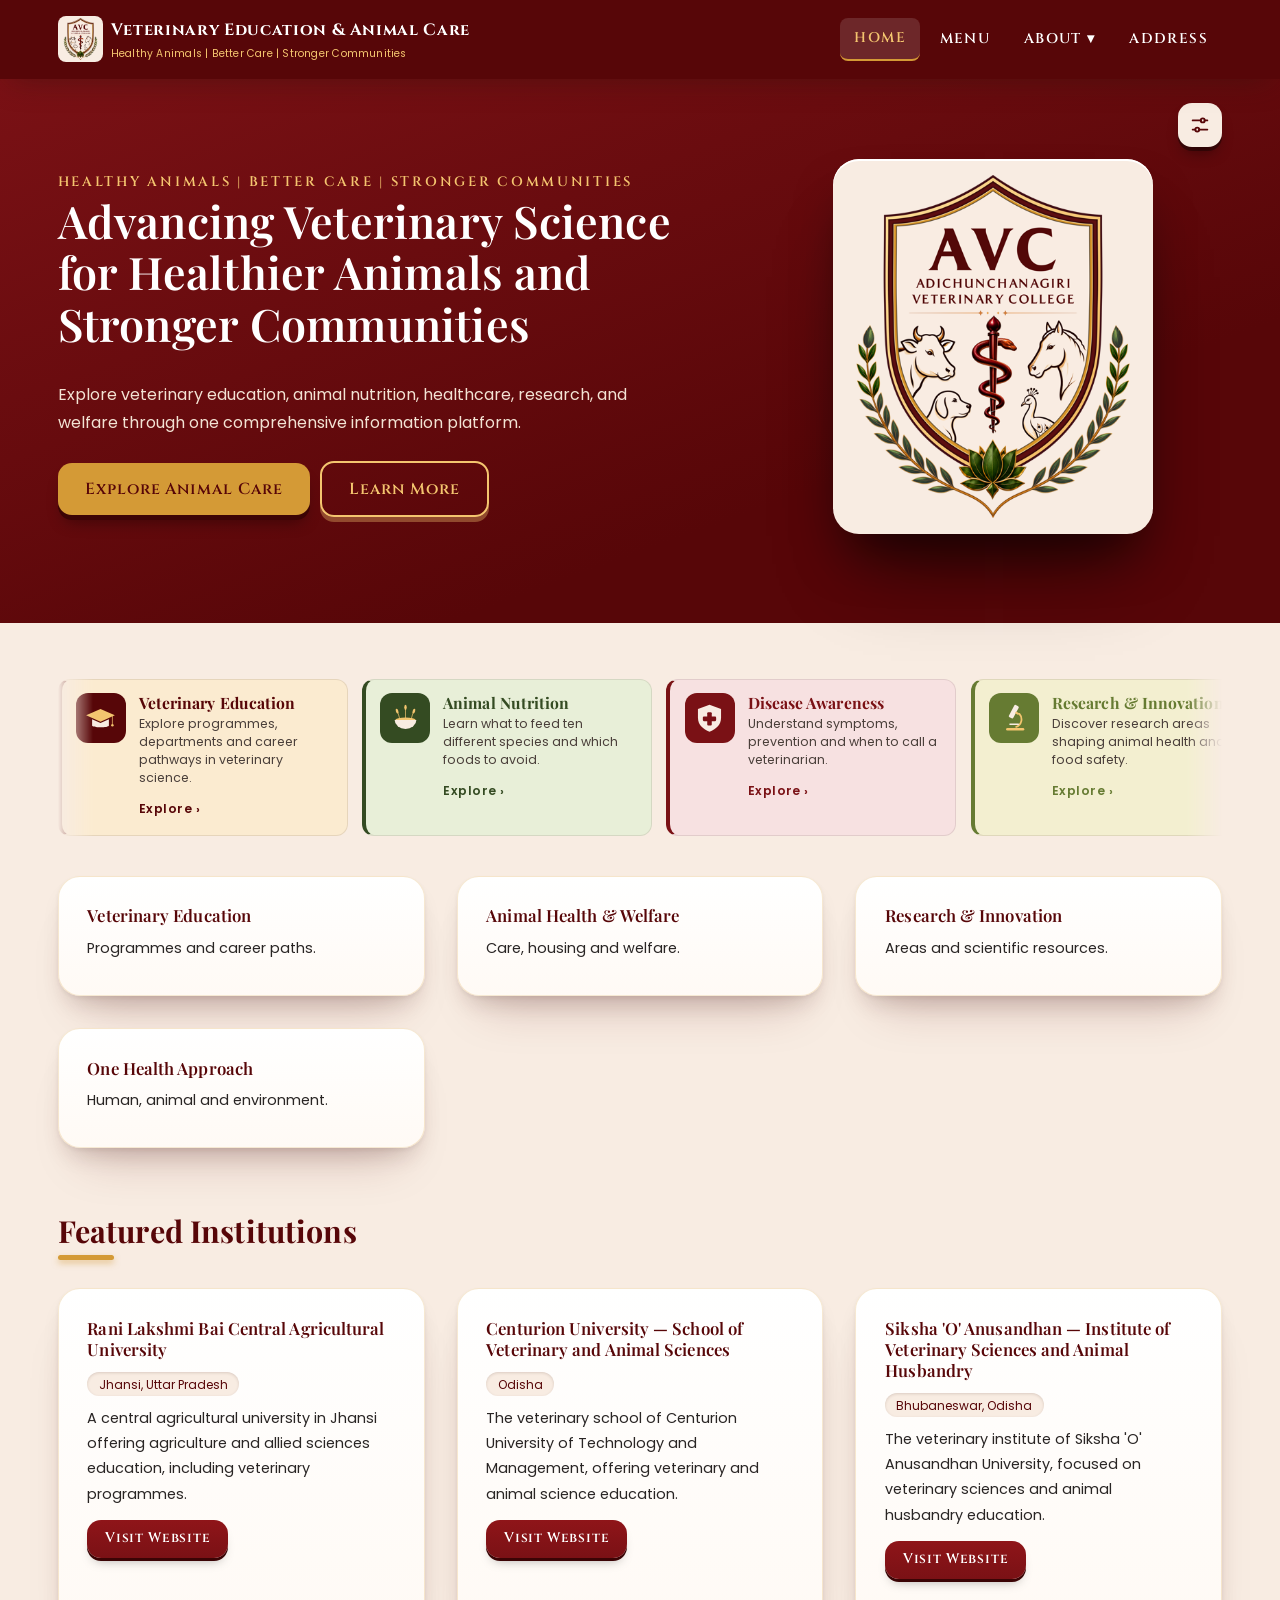
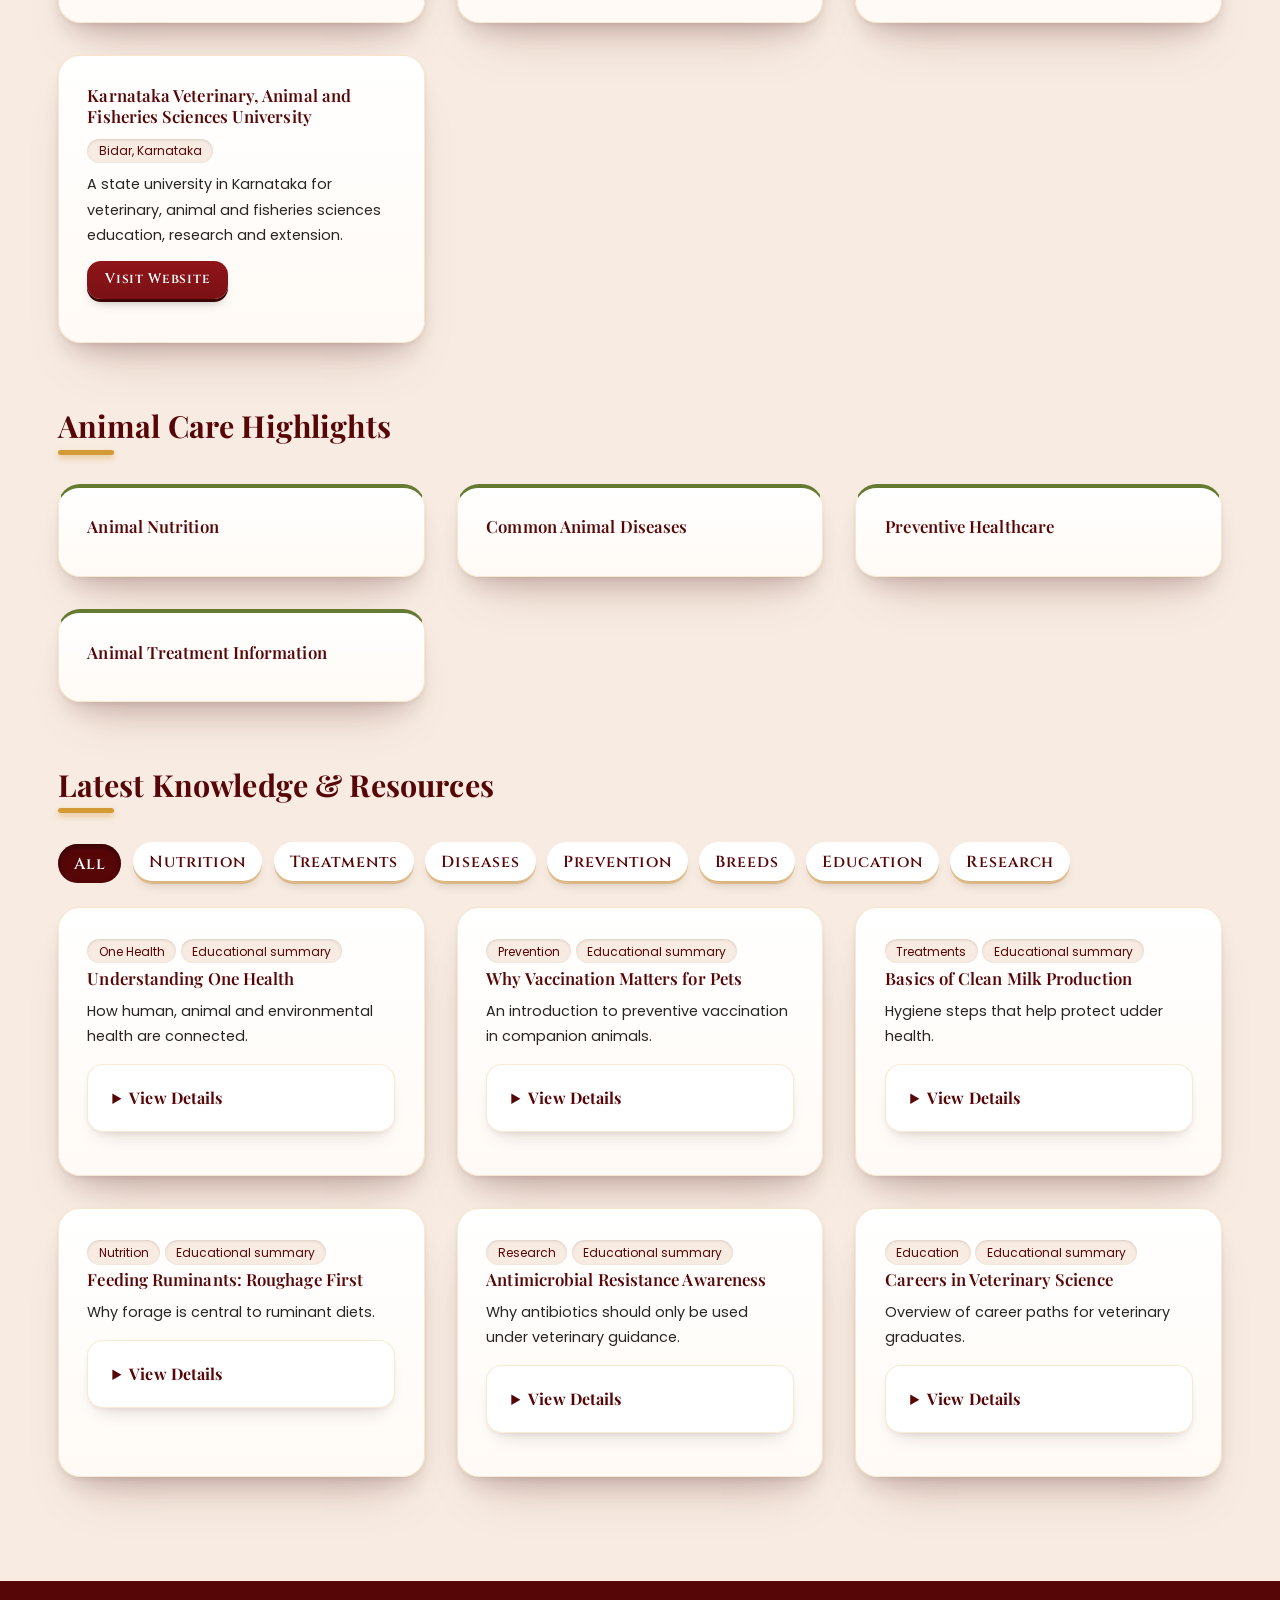
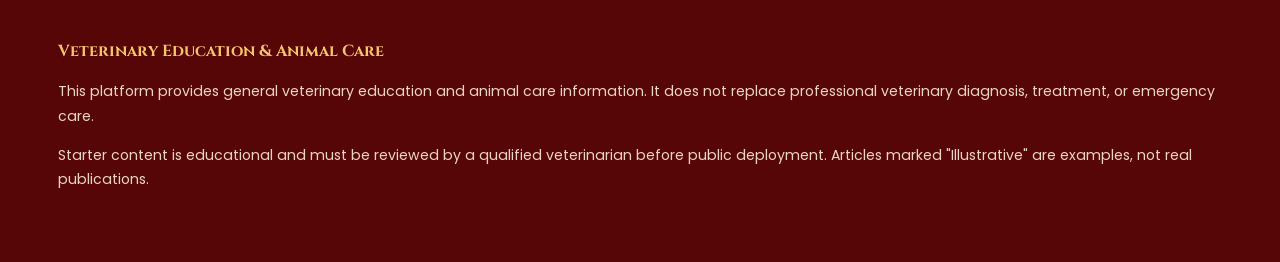
<file: Veterinary Education & Animal Care.html>
<!DOCTYPE html>
<html lang="en"><head><meta charset="utf-8">
<meta name="viewport" content="width=device-width, initial-scale=1, viewport-fit=cover">
<title>Veterinary Education & Animal Care</title>
<link href="https://fonts.googleapis.com/css2?family=Poppins:wght@400;500;600;700&family=Playfair+Display:ital,wght@0,500;0,600;0,700;1,500&family=Cinzel:wght@500;600;700&display=swap" rel="stylesheet">
<style>
:root{--mar:#570608;--bur:#7A1115;--gold:#D49A36;--lgold:#F4C56F;--ivory:#F8ECE2;--forest:#344B22;--olive:#667B32;--brown:#35130D;--txt:#292524;--card:#fff}
*{box-sizing:border-box}html{scroll-behavior:smooth}
body{margin:0;font-family:Poppins,system-ui,sans-serif;background:var(--ivory);color:var(--txt);line-height:1.65;padding-top:env(safe-area-inset-top,0)}
a{color:var(--bur)}h1,h2,h3{color:var(--mar);line-height:1.25;margin:0 0 .5em}
header{position:sticky;top:0;z-index:50;background:var(--mar);color:#fff;box-shadow:0 2px 12px #0004}
.bar{max-width:1180px;margin:auto;padding:.7rem 1rem;display:flex;align-items:center;justify-content:space-between}
.logo{color:#fff;text-decoration:none;font-weight:700;display:flex;gap:.5rem;align-items:center}.logo small{display:block;color:var(--lgold);font-weight:400;font-size:.65rem}
nav{display:flex;gap:.3rem;align-items:center}nav a,nav button.nb{color:#fff;background:none;border:0;font:inherit;font-weight:500;padding:.5rem .9rem;border-radius:8px;cursor:pointer;text-decoration:none}
nav a:hover,nav button.nb:hover,nav .on{background:#ffffff22;color:var(--lgold)}nav .on{border-bottom:2px solid var(--gold)}
.dd{position:relative}.dd .menu{display:none;position:absolute;right:0;top:100%;background:#fff;border:1px solid var(--gold);border-radius:10px;min-width:170px;overflow:hidden;box-shadow:0 8px 24px #0003}
.dd.open .menu{display:block;animation:fade .2s}.dd .menu a{display:block;color:var(--mar);border-radius:0}
.burger{display:none;background:none;border:0;color:#fff;font-size:1.7rem;cursor:pointer}
main{min-height:70vh;animation:fade .45s}@keyframes fade{from{opacity:0;transform:translateY(8px)}}
.wrap{max-width:1180px;margin:auto;padding:2rem 1rem}
.hero{background:linear-gradient(135deg,var(--mar),var(--bur) 60%,#3b0405);color:#fff;padding:4rem 1rem;position:relative;overflow:hidden}
.hero .in{max-width:1180px;margin:auto;display:grid;grid-template-columns:1.4fr 1fr;gap:2rem;align-items:center}
.hero h1{color:#fff;font-size:clamp(1.7rem,4vw,2.8rem)}.hero p{color:#f3e3d4;max-width:600px}.hero .em{font-size:5rem;text-align:center;letter-spacing:.3rem;line-height:1.4}
.tag{color:var(--lgold);font-weight:600;letter-spacing:.05em;font-size:.85rem}
.btn{display:inline-block;background:var(--bur);color:#fff;border:2px solid var(--bur);padding:.6rem 1.2rem;border-radius:10px;font:inherit;font-weight:600;cursor:pointer;text-decoration:none;margin:.3rem .4rem .3rem 0;transition:.2s}
.btn:hover{transform:translateY(-2px);background:var(--mar)}.btn.alt{background:transparent;border-color:var(--lgold);color:var(--lgold)}.btn.sm{padding:.35rem .8rem;font-size:.85rem}
.grid{display:grid;grid-template-columns:repeat(auto-fill,minmax(250px,1fr));gap:1.2rem}
.card{background:var(--card);border:1px solid var(--gold);border-radius:16px;padding:1.2rem;box-shadow:0 2px 8px #35130d14;transition:.25s;display:block;color:inherit;text-decoration:none;animation:fade .4s}
a.card:hover,.card.hv:hover{transform:translateY(-5px);box-shadow:0 10px 24px #35130d2a}
.card .ic{font-size:2rem}.ic:empty{display:none}.hero .in>div:only-child{grid-column:1/-1}.card h3{font-size:1.05rem}.card p{font-size:.9rem;margin:.3rem 0}
.muted{color:#6b5f58;font-size:.88rem}.pill{display:inline-block;background:var(--ivory);border:1px solid var(--gold);border-radius:99px;padding:.1rem .7rem;font-size:.75rem;color:var(--mar);margin:0 .3rem .3rem 0}
.sec-h{margin:2.2rem 0 1rem}.sec-h h2{font-size:1.6rem;border-left:5px solid var(--gold);padding-left:.7rem}
.research h2,.green{color:var(--forest)}.card.rs{border-top:5px solid var(--forest)}.card.nu{border-top:5px solid var(--olive)}
.search{width:100%;padding:.9rem 1.2rem;border:2px solid var(--gold);border-radius:12px;font:inherit;background:#fff}
.chips{display:flex;flex-wrap:wrap;gap:.5rem;margin:1rem 0}.chip{border:1px solid var(--gold);background:#fff;color:var(--mar);padding:.35rem 1rem;border-radius:99px;font:inherit;cursor:pointer}
.chip.on{background:var(--mar);color:#fff;border-color:var(--mar)}
mark{background:var(--lgold);padding:0 2px;border-radius:3px}
.crumb{font-size:.85rem;margin-bottom:1rem}.crumb a{text-decoration:none}
.tabs{display:flex;flex-wrap:wrap;gap:.3rem;border-bottom:2px solid var(--gold);margin:1.2rem 0}
.tabs button{background:none;border:0;font:inherit;font-weight:500;padding:.6rem 1.1rem;cursor:pointer;color:var(--txt);border-radius:10px 10px 0 0}
.tabs button.on{background:var(--mar);color:#fff}.tabs.g button.on{background:var(--forest)}
.pane{animation:fade .35s}
details{background:#fff;border:1px solid var(--gold);border-radius:12px;margin:.6rem 0;padding:.2rem 1rem}
summary{cursor:pointer;font-weight:600;color:var(--mar);padding:.7rem 0}details[open]{box-shadow:0 4px 14px #0001}details p,details ul{margin:.2rem 0 1rem}
.warn{background:#fff1f0;border:2px solid var(--bur);border-radius:12px;padding:.8rem 1rem;margin:1rem 0;color:var(--brown)}
.note{background:#fff8e6;border-left:5px solid var(--gold);padding:.6rem 1rem;border-radius:8px;font-size:.85rem;margin:1rem 0}
.side{display:grid;grid-template-columns:240px 1fr;gap:2rem}.side aside{position:sticky;top:80px;align-self:start;display:flex;flex-direction:column;gap:.3rem}
.side aside button{text-align:left;background:#fff;border:1px solid var(--gold);padding:.55rem .8rem;border-radius:10px;font:inherit;cursor:pointer;color:var(--mar)}.side aside button:hover{background:var(--mar);color:#fff}
.side section{margin-bottom:2rem;scroll-margin-top:90px}
.empty{text-align:center;padding:3rem;background:#fff;border:2px dashed var(--gold);border-radius:16px}
ul.ck{padding-left:1.1rem}ul.ck li::marker{color:var(--gold)}
select{padding:.6rem 1rem;border:2px solid var(--gold);border-radius:10px;font:inherit;background:#fff}
footer{background:var(--mar);color:#e9d5c5;margin-top:3rem}footer .wrap{padding:2rem 1rem}footer b{color:var(--lgold)}footer a{color:var(--lgold)}
#top{position:fixed;right:1rem;bottom:1rem;display:none;border:0;background:var(--gold);color:var(--mar);width:44px;height:44px;border-radius:50%;font-size:1.3rem;cursor:pointer;box-shadow:0 4px 12px #0004}
@media(max-width:820px){.burger{display:block}nav{display:none;position:absolute;top:100%;left:0;right:0;background:var(--mar);flex-direction:column;align-items:stretch;padding:.5rem 1rem 1rem}nav.open{display:flex}
.dd .menu{position:static;box-shadow:none;margin-left:1rem}.hero .in,.side{grid-template-columns:1fr}.side aside{position:static;flex-direction:row;flex-wrap:wrap}.hero .em{font-size:3rem}}
@media(prefers-reduced-motion:reduce){*{animation:none!important;transition:none!important;scroll-behavior:auto!important}}
/* ===== SLIDER ===== */
.sl{position:relative;overflow:hidden;margin-bottom:2.5rem;-webkit-mask-image:linear-gradient(90deg,transparent,#000 3%,#000 97%,transparent);mask-image:linear-gradient(90deg,transparent,#000 3%,#000 97%,transparent)}
.mq{display:flex;width:max-content;animation:mq 50s linear infinite}
.sl:hover .mq,.sl:focus-within .mq,.sl:active .mq{animation-play-state:paused}
@keyframes mq{to{transform:translateX(-50%)}}
.sc{flex:0 0 290px;margin-right:.9rem;display:grid;grid-template-columns:50px 1fr;gap:.8rem;align-items:start;background:var(--t);border:1px solid rgba(53,19,13,.1);border-left:4px solid var(--a);border-radius:12px;padding:.8rem .9rem}
.si{width:50px;height:50px;border-radius:12px;background:var(--a);display:grid;place-items:center}
.si svg{width:70%;height:70%}
.sc h3{font-size:.98rem;color:var(--a);margin:0 0 .15rem}.sc p{font-size:.78rem;line-height:1.45;margin:0 0 .4rem;color:#4a3f3a}
.lnk{font-weight:600;font-size:.76rem;letter-spacing:.04em;text-decoration:none;color:var(--a)}.lnk:hover{text-decoration:underline}
@media(prefers-reduced-motion:reduce){.sl{overflow-x:auto;-webkit-mask-image:none;mask-image:none}}
.ad h4{font-family:'Playfair Display',Georgia,serif;color:var(--mar);font-size:.98rem;margin:1rem 0 .2rem}.ad p{margin:.2rem 0 .6rem;font-size:.92rem}.ad ul{margin:.3rem 0 .8rem}.ad{margin-top:1.4rem}details .ad{margin-top:0}
/* ===== HERO SETTINGS ===== */
.hero{overflow:visible}body{overflow-x:clip}.hero img{object-fit:contain}
.hs-btn{position:absolute;top:1rem;right:1rem;z-index:6;width:44px;height:44px;border-radius:14px;border:0;background:#F8ECE2;color:var(--mar);cursor:pointer;display:grid;place-items:center;box-shadow:0 4px 0 rgba(0,0,0,.35),0 10px 16px -6px rgba(0,0,0,.45);transition:transform .12s,box-shadow .12s}
.hs-btn:hover{transform:translateY(-2px)}.hs-btn:active{transform:translateY(3px);box-shadow:0 1px 0 rgba(0,0,0,.35)}
.hs-panel{position:absolute;top:4.2rem;right:1rem;z-index:6;width:min(310px,calc(100% - 2rem));background:#fffaf5;color:var(--txt);border-radius:20px;padding:1rem 1.1rem;box-shadow:0 30px 50px -15px rgba(0,0,0,.55);animation:fade .25s}
.hs-panel[hidden]{display:none}.hs-panel h4{margin:0 0 .2rem;font-family:'Playfair Display',Georgia,serif;color:var(--mar);font-size:1.05rem}
.hs-l{font-size:.7rem;font-weight:600;color:var(--bur);margin:.7rem 0 .3rem;text-transform:uppercase;letter-spacing:.1em}
.hs-panel .chip{padding:.25rem .75rem;font-size:.7rem;margin:0 .25rem .35rem 0}
.hs-panel .btn{font-size:.75rem;padding:.4rem .9rem;margin:.8rem 0 0}
.hero[data-theme=burgundy]{background:linear-gradient(160deg,#9b1a1e,#7A1115)!important}
.hero[data-theme=forest]{background:linear-gradient(160deg,#344B22,#1d2b12)!important}
.hero[data-theme=olive]{background:linear-gradient(160deg,#667B32,#344B22)!important}
.hero[data-theme=brown]{background:linear-gradient(160deg,#35130D,#1a0906)!important}
.hero[data-size=s] h1{font-size:clamp(1.4rem,3vw,2rem)}.hero[data-size=l] h1{font-size:clamp(2.2rem,5.6vw,3.8rem)}
.hero[data-size=s] p{font-size:.88rem}.hero[data-size=l] p{font-size:1.1rem}
.hero[data-logo=off] .in{grid-template-columns:1fr}.hero[data-logo=off] .in>div:has(>img){display:none}
.hero[data-motion=off] img{animation:none!important;transform:none!important}
.hero[data-layout=center] .in{grid-template-columns:1fr;text-align:center}.hero[data-layout=center] .in p{margin-left:auto;margin-right:auto}
.hero[data-layout=center] .in>div:last-child:not(:only-child){margin-top:1.5rem}
@media(min-width:821px){.hero[data-layout=left] .in{grid-template-columns:1fr 1.4fr}.hero[data-layout=left] .in>div:last-child:not(:only-child){order:-1}}
/* ===== FANCY FONTS ===== */
h1,h2,h3,summary{font-family:'Playfair Display',Georgia,serif;font-weight:700;letter-spacing:.005em}
h1{font-size:clamp(1.9rem,4.4vw,3.1rem);line-height:1.15}
.hero h1{font-weight:600}.card h3{font-weight:600}
.logo,nav a,nav button.nb,.tag,.crumb,footer b{font-family:Cinzel,Georgia,serif}
.logo{font-weight:700;letter-spacing:.04em;font-size:1.02rem}.logo small{font-family:Poppins,sans-serif;letter-spacing:.02em}
nav a,nav button.nb{letter-spacing:.1em;font-weight:600;font-size:.88rem}
.tag{letter-spacing:.2em}
.chip,.tabs button,.btn{font-family:Cinzel,Georgia,serif;font-weight:600;letter-spacing:.06em}
.sec-h h2{font-size:1.9rem}
/* ===== 3D MINIMAL THEME ===== */
body{background:radial-gradient(1200px 600px at 80% -10%,#fffaf4,transparent),var(--ivory)}
header{box-shadow:0 10px 30px -12px rgba(53,19,13,.55)}
.hero{background:linear-gradient(160deg,#7A1115 0%,#570608 70%);perspective:1000px}
.hero .in>div>img{animation:fl 9s ease-in-out infinite;border-radius:26px!important;box-shadow:0 2px 0 #fff inset,0 30px 50px -15px rgba(0,0,0,.55),0 60px 80px -30px rgba(0,0,0,.45)!important;transform-style:preserve-3d}
@keyframes fl{0%,100%{transform:perspective(900px) rotateY(-9deg) rotateX(3deg) translateY(0)}50%{transform:perspective(900px) rotateY(9deg) rotateX(-2deg) translateY(-12px)}}
.card{border:1px solid rgba(212,154,54,.22);border-radius:22px;padding:1.4rem;background:linear-gradient(180deg,#fff,#fffaf5);box-shadow:0 1px 0 #fff inset,0 2px 4px rgba(53,19,13,.06),0 14px 24px -10px rgba(53,19,13,.2),0 34px 50px -26px rgba(87,6,8,.22);transition:transform .3s,box-shadow .3s}
a.card:hover,.card.hv:hover{transform:perspective(1000px) translateY(-8px) rotateX(3deg) rotateY(-2deg);box-shadow:0 1px 0 #fff inset,0 4px 8px rgba(53,19,13,.08),0 26px 36px -12px rgba(53,19,13,.28),0 50px 70px -30px rgba(87,6,8,.3)}
.card.rs{border-top:4px solid var(--forest)}.card.nu{border-top:4px solid var(--olive)}
.btn{border-radius:14px;border:0;background:linear-gradient(180deg,#8f1519,var(--bur));box-shadow:0 5px 0 #3b0405,0 12px 16px -6px rgba(0,0,0,.4);margin-bottom:.7rem;transition:transform .12s,box-shadow .12s}
.btn:hover{transform:translateY(-2px);background:linear-gradient(180deg,#9b1a1e,#8a1317);box-shadow:0 7px 0 #3b0405,0 16px 20px -6px rgba(0,0,0,.4)}
.btn:active{transform:translateY(4px);box-shadow:0 1px 0 #3b0405,0 4px 8px -4px rgba(0,0,0,.4)}
.btn.alt{background:transparent;border:2px solid var(--lgold);box-shadow:0 5px 0 rgba(244,197,111,.35)}
.btn.sm{box-shadow:0 3px 0 #3b0405,0 8px 12px -6px rgba(0,0,0,.35)}
.chip{border:0;background:#fff;box-shadow:0 3px 0 rgba(212,154,54,.45),0 8px 12px -6px rgba(53,19,13,.25);transition:.15s}
.chip:hover{transform:translateY(-2px)}
.chip.on{box-shadow:inset 0 3px 6px rgba(0,0,0,.4);transform:translateY(2px);background:var(--mar)}
.search,select{border:0;border-radius:16px;background:#fff;box-shadow:inset 0 3px 8px rgba(53,19,13,.14),inset 0 -1px 0 #fff,0 1px 0 #fff}
.search:focus,select:focus{outline:2px solid var(--gold)}
.tabs{border-bottom:0;gap:.5rem;padding-bottom:.4rem}
.tabs button{border-radius:12px;background:#fff;box-shadow:0 3px 0 rgba(212,154,54,.45),0 8px 12px -6px rgba(53,19,13,.25);transition:.15s}
.tabs button:hover{transform:translateY(-2px)}
.tabs button.on{box-shadow:inset 0 3px 6px rgba(0,0,0,.35);transform:translateY(2px)}
.tabs.g button.on{background:var(--forest)}
details{border:1px solid rgba(212,154,54,.2);border-radius:16px;box-shadow:0 2px 4px rgba(53,19,13,.05),0 12px 20px -12px rgba(53,19,13,.2)}
details[open]{box-shadow:0 2px 4px rgba(53,19,13,.06),0 22px 30px -14px rgba(53,19,13,.28)}
.side aside button{border:0;border-radius:14px;box-shadow:0 3px 0 rgba(212,154,54,.45),0 8px 12px -6px rgba(53,19,13,.2);transition:.15s}
.side aside button:hover{transform:translateY(-2px)}
.sec-h h2{border-left:0;padding-left:0;position:relative;padding-bottom:.6rem}
.sec-h h2:after{content:"";position:absolute;left:0;bottom:0;width:56px;height:5px;border-radius:5px;background:var(--gold);box-shadow:0 3px 6px rgba(212,154,54,.5)}
.pill{border:0;box-shadow:inset 0 1px 3px rgba(53,19,13,.15)}
.warn,.note,.empty{border-radius:18px;box-shadow:0 10px 20px -12px rgba(53,19,13,.3)}
#top{box-shadow:0 5px 0 #9a6a1c,0 12px 16px -6px rgba(0,0,0,.4)}
.dd .menu{border:0;border-radius:16px;box-shadow:0 20px 40px -10px rgba(0,0,0,.45)}
/* ===== SPACIOUS FULL-WIDTH LAYOUT ===== */
:root{--px:clamp(1rem,4.5vw,4.5rem)}
body{line-height:1.75}
.bar{max-width:none;padding:1rem var(--px)}
.wrap{max-width:none;padding:3.5rem var(--px)}
footer .wrap{padding:3.5rem var(--px)}
.hero{padding-left:var(--px)!important;padding-right:var(--px)!important;padding-top:5rem!important;padding-bottom:5rem!important}
.hero .in{max-width:none;gap:4rem}
.hs-btn{right:var(--px);top:1.5rem}.hs-panel{right:var(--px);top:5rem}
.grid{grid-template-columns:repeat(auto-fill,minmax(280px,1fr));gap:2rem}
.card{padding:1.8rem}.card p{max-width:80ch}.card h3{margin-bottom:.6rem}
.sec-h{margin:4rem 0 1.8rem}
h1,h2{margin-bottom:.7em}
.chips{gap:.7rem;margin:1.6rem 0}
.tabs{margin:2rem 0 1.8rem}
.crumb{margin-bottom:1.6rem}
details{margin:.9rem 0;padding:.3rem 1.5rem}
summary{padding:.9rem 0}
.note,.warn{margin:1.8rem 0;padding:1.1rem 1.5rem}
.btn{padding:.75rem 1.7rem;margin:.5rem .6rem .9rem 0}.btn.sm{padding:.45rem 1.1rem}
.search{padding:1.1rem 1.6rem}
.sl{margin-bottom:2.5rem}
.side{grid-template-columns:270px 1fr;gap:3.5rem}.side section{margin-bottom:3.5rem}
.empty{padding:4rem 2rem}
@media(max-width:820px){.hero .in{gap:2rem}.hero{padding-top:3.5rem!important;padding-bottom:3.5rem!important}.wrap{padding:2.5rem var(--px)}.side{grid-template-columns:1fr;gap:2rem}.grid{gap:1.4rem}}
/* ===== OPEN ARTICLE READABILITY ===== */
.card:has(details[open]){grid-column:1/-1;transform:none!important}
@media(min-width:900px){.card:has(details[open]) .ad{columns:2;column-gap:3rem}.card:has(details[open]) .ad h4{break-after:avoid}.card:has(details[open]) .ad p,.card:has(details[open]) .ad ul{break-inside:avoid}}
</style></head><body>
<header><div class="bar"><a class="logo" href="#/"><img id="hl" alt="AVC logo" style="height:46px;width:auto;background:#F8ECE2;border-radius:8px;padding:2px 5px"><span>Veterinary Education & Animal Care<small>Healthy Animals | Better Care | Stronger Communities</small></span></a>
<button class="burger" id="bg" aria-label="Toggle menu">☰</button>
<nav id="nav"><a href="#/" data-r="home">HOME</a><a href="#/menu" data-r="menu">MENU</a>
<div class="dd" id="dd"><button class="nb" data-r="about" aria-haspopup="true">ABOUT ▾</button><div class="menu"><a href="#/about/information">Information</a><a href="#/about/research">Research</a></div></div>
<a href="#/address" data-r="address">ADDRESS</a></nav></div></header>
<main id="app"></main>
<footer><div class="wrap"><b>Veterinary Education & Animal Care</b><p class="muted" style="color:#e9d5c5">This platform provides general veterinary education and animal care information. It does not replace professional veterinary diagnosis, treatment, or emergency care.</p><p class="muted" style="color:#e9d5c5">Starter content is educational and must be reviewed by a qualified veterinarian before public deployment. Articles marked "Illustrative" are examples, not real publications.</p></div></footer>
<button id="top" aria-label="Back to top">↑</button>
<script>
const LOGO="[data-uri]";document.getElementById("hl").src=LOGO;
/* ---------- DATA ---------- */
const INST=[
{id:"rlbcau",name:"Rani Lakshmi Bai Central Agricultural University",loc:"Jhansi, Uttar Pradesh",url:"https://rlbcau.ac.in/",d:"A central agricultural university in Jhansi offering agriculture and allied sciences education, including veterinary programmes."},
{id:"cutm",name:"Centurion University — School of Veterinary and Animal Sciences",loc:"Odisha",url:"https://cutm.ac.in/school-of-veterinary-and-animal-sciences/",d:"The veterinary school of Centurion University of Technology and Management, offering veterinary and animal science education."},
{id:"soa",name:"Siksha 'O' Anusandhan — Institute of Veterinary Sciences and Animal Husbandry",loc:"Bhubaneswar, Odisha",url:"https://www.soa.ac.in/ivsah",d:"The veterinary institute of Siksha 'O' Anusandhan University, focused on veterinary sciences and animal husbandry education."},
{id:"kvafsu",name:"Karnataka Veterinary, Animal and Fisheries Sciences University",loc:"Bidar, Karnataka",url:"https://www.kvafsu.edu.in/",d:"A state university in Karnataka for veterinary, animal and fisheries sciences education, research and extension."}];
const CALM="Provide fresh clean water at all times; sudden changes in appetite or drinking need veterinary advice.";
const A=[
{s:"dog",n:"Dogs",e:"",i:"Dogs are omnivorous companion animals needing balanced diets, exercise, vaccination and regular veterinary care.",ok:["Complete commercial dog food suited to life stage","Lean cooked meat and eggs (plain)","Vegetables such as carrot or pumpkin (plain, in moderation)"],no:["Chocolate","Grapes and raisins","Onion and garlic","Xylitol (sweetener)","Cooked bones"],life:"Puppies, adults and seniors need different diets; ask a vet to choose an appropriate one.",d:["parvo","rabies","distemper","tick","parasites"]},
{s:"cat",n:"Cats",e:"",i:"Cats are obligate carnivores and need meat-based nutrition, including nutrients such as taurine.",ok:["Complete cat food for the life stage","Cooked plain meat or fish as occasional extras"],no:["Dog food as a staple","Onion and garlic","Chocolate","Raw or unsafe fish diets","Cow's milk (many are intolerant)"],life:"Kittens, adults and seniors need different diets; ask a vet for guidance.",d:["felineresp","rabies","parasites"]},
{s:"cow",n:"Cows",e:"",i:"Cattle are ruminants whose health and milk production depend on good forage and balanced feeding.",ok:["Green and dry roughage","Silage","Concentrate feed","Mineral mixture"],no:["Mouldy feed","Plastic and waste","Sudden diet changes","Toxic plants"],life:"Calves, heifers, dry and lactating cows have different needs; consult a livestock nutrition expert.",d:["mastitis","fmd","tick","parasites","rabies"]},
{s:"buffalo",n:"Buffaloes",e:"",i:"Buffaloes are ruminants important for milk and draught work, needing good roughage and water.",ok:["Green fodder","Dry fodder and straw","Concentrates","Minerals"],no:["Mouldy or spoilt feed","Toxic plants","Abrupt diet changes"],life:"Needs change with growth, pregnancy and lactation.",d:["mastitis","fmd","tick","parasites"]},
{s:"goat",n:"Goats",e:"",i:"Goats are browsing ruminants that do well on varied forage and clean housing.",ok:["Browse and tree leaves","Good hay","Mineral supplements","Limited concentrate"],no:["Mouldy feed","Toxic plants","Excess grain","Contaminated water"],life:"Kids, does in pregnancy and lactation need special care.",d:["fmd","parasites","tick"]},
{s:"sheep",n:"Sheep",e:"",i:"Sheep are grazing ruminants kept for wool, meat and milk.",ok:["Pasture","Hay","Minerals formulated for sheep","Limited concentrate"],no:["Mouldy feed","Excess grain","Toxic plants","Copper-rich feed not meant for sheep"],life:"Lambs, ewes in late pregnancy and lactation need extra attention.",d:["fmd","parasites"]},
{s:"horse",n:"Horses",e:"",i:"Horses are grazing herbivores with sensitive digestion that depends on steady fibre intake.",ok:["Good quality forage (hay/pasture)","Balanced concentrate if needed","Salt/mineral source"],no:["Mouldy hay","Sudden feed changes","Lawn clippings","Excess grain"],life:"Foals, working horses, pregnant mares and seniors differ in needs.",d:["rabies","tick","parasites"]},
{s:"poultry",n:"Poultry",e:"",i:"Poultry include chickens, ducks and others needing balanced feed, ventilation and biosecurity.",ok:["Complete poultry feed for the age","Grit where appropriate","Clean water"],no:["Mouldy feed","Salty or spoiled leftovers","Avocado","Chocolate"],life:"Chicks, growers and layers use different feeds.",d:["poultryresp","parasites"]},
{s:"rabbit",n:"Rabbits",e:"",i:"Rabbits are herbivores whose gut health depends on constant fibre.",ok:["Unlimited good hay","Fresh leafy greens","Rabbit pellets in measured amounts"],no:["Chocolate","Onion and garlic","Excess sugary treats","Sudden diet changes"],life:"Young, adult and senior rabbits differ; seek vet advice.",d:["parasites"]},
{s:"pig",n:"Pigs",e:"",i:"Pigs are omnivores raised for meat, needing balanced feed and strict hygiene.",ok:["Balanced pig feed by growth stage","Clean water","Safe, properly handled feed ingredients"],no:["Raw or uncooked food waste","Spoiled feed","Contaminated swill"],life:"Piglets, growers, sows differ in needs.",d:["fmd","parasites"]}];
const DZ=[
{id:"parvo",n:"Canine Parvovirus",an:"Dogs",z:0,o:"A highly contagious viral disease, especially serious in puppies.",sy:"Vomiting, bloody diarrhoea, lethargy, loss of appetite, dehydration.",c:"Canine parvovirus; spreads through faeces and contaminated environments.",p:"Vaccination as advised by a vet, hygiene, isolating sick dogs.",dx:"Clinical signs and veterinary laboratory tests.",m:"Supportive care such as fluids under veterinary supervision."},
{id:"rabies",n:"Rabies",an:"Dogs, cats, cattle, horses and other mammals",z:1,o:"A fatal viral disease of the nervous system that can infect humans.",sy:"Behaviour change, aggression or unusual quietness, drooling, paralysis.",c:"Rabies virus; spreads mainly through bites and saliva.",p:"Vaccination of pets, avoiding stray animal bites, reporting suspected cases.",dx:"Laboratory confirmation by authorised labs.",m:"No cure once signs appear. Bitten people must seek medical care immediately."},
{id:"distemper",n:"Canine Distemper",an:"Dogs",z:0,o:"A serious viral disease affecting respiratory, digestive and nervous systems.",sy:"Fever, nasal and eye discharge, cough, vomiting, twitching or seizures.",c:"Canine distemper virus; spreads through respiratory secretions.",p:"Vaccination and avoiding contact with sick dogs.",dx:"Clinical signs and laboratory testing.",m:"Supportive care under a veterinarian."},
{id:"felineresp",n:"Feline Respiratory Infections",an:"Cats",z:0,o:"Common upper respiratory infections of cats caused by viruses and bacteria.",sy:"Sneezing, nasal and eye discharge, reduced appetite, fever.",c:"Feline herpesvirus, calicivirus and other agents; spread by close contact.",p:"Vaccination as advised, reducing stress, hygiene.",dx:"Clinical examination, sometimes lab tests.",m:"Supportive care and veterinary treatment as needed."},
{id:"mastitis",n:"Mastitis",an:"Cows, buffaloes, goats",z:0,o:"Inflammation of the udder, usually from infection, reducing milk quality and yield.",sy:"Swollen or painful udder, abnormal milk, reduced yield, fever.",c:"Bacteria entering through the teat; poor milking hygiene is a risk factor.",p:"Clean milking practice, teat hygiene, clean bedding.",dx:"Examination and milk tests.",m:"Veterinary-directed treatment and milking management."},
{id:"fmd",n:"Foot-and-Mouth Disease",an:"Cattle, buffaloes, goats, sheep, pigs",z:0,o:"A highly contagious viral disease of cloven-hoofed animals. Suspected cases are usually reportable.",sy:"Fever, mouth and foot blisters, drooling, lameness, reduced milk.",c:"FMD virus; spreads by contact, contaminated equipment and air.",p:"Vaccination programmes of government and vets, biosecurity, isolation.",dx:"Laboratory confirmation.",m:"Isolate animals and inform authorities and your vet."},
{id:"tick",n:"Tick-borne Diseases",an:"Dogs, cattle, horses and others",z:1,o:"Illnesses spread by ticks, including blood parasite infections. Some affect people.",sy:"Fever, weakness, pale gums, reduced appetite, reduced milk.",c:"Parasites or bacteria transmitted by tick bites.",p:"Tick control, clean housing, regular checks.",dx:"Blood tests and examination.",m:"Veterinary treatment and tick control."},
{id:"parasites",n:"Common Parasitic Infections",an:"Most animals",z:1,o:"Internal and external parasites such as worms, mites and fleas affect health. Some can spread to people.",sy:"Weight loss, diarrhoea, itching, rough coat, poor growth.",c:"Contaminated pasture, soil, water or contact with other animals.",p:"Routine deworming advice from a vet, hygiene, parasite control.",dx:"Faecal examination and skin tests.",m:"Veterinary-guided treatment."},
{id:"poultryresp",n:"Poultry Respiratory Diseases",an:"Poultry",z:1,o:"A group of infections causing breathing problems in flocks. Some, like avian influenza, can be serious for public health.",sy:"Coughing, sneezing, gasping, nasal discharge, sudden deaths.",c:"Viruses and bacteria spread by contact, air and equipment.",p:"Biosecurity, vaccination as advised, ventilation, good hygiene.",dx:"Flock examination and laboratory tests.",m:"Isolate sick birds and call a vet or animal health authority."}];
const TR=[["Gastrointestinal problems","Vomiting, diarrhoea, bloating, appetite loss","Examination, faecal tests, blood tests","Fluids, diet management and medicines prescribed by a vet"],["Skin and parasite problems","Itching, hair loss, lumps, ticks","Skin scraping, microscopy","Parasite control and vet-prescribed treatment"],["Respiratory problems","Cough, nasal discharge, breathing difficulty","Examination, X-ray, lab tests","Supportive care, isolation and vet-prescribed medicine"],["Wounds and injuries","Bleeding, swelling, lameness","Physical exam, imaging","Cleaning, protection and professional wound care"],["Udder and reproductive problems","Abnormal milk, retained placenta, discharge","Examination, milk tests, ultrasound","Vet-led treatment and herd management"]];
const BR=[["Labrador Retriever","Dog","Canada","Medium-large, short dense coat","Companion, assistance work","Daily exercise, weight control"],["Indian Pariah Dog","Dog","India","Medium, hardy, short coat","Companion, guarding","Regular vaccination and parasite control"],["Persian","Cat","Persia (Iran)","Long coat, flat face","Companion","Daily grooming, eye cleaning"],["Gir","Cattle","Gujarat, India","Humped, distinctive domed forehead","Dairy","Good fodder, tick control"],["Sahiwal","Cattle","Punjab region","Reddish brown, heat tolerant","Dairy","Balanced ration, shade"],["Murrah","Buffalo","Haryana/Punjab, India","Black, tightly curled horns","Dairy","Wallowing or cooling, good fodder"],["Jamunapari","Goat","Uttar Pradesh, India","Large, long ears, Roman nose","Milk and meat","Clean housing, deworming plan"],["Deccani","Sheep","Deccan plateau, India","Hardy, coarse wool","Meat, wool","Pasture, parasite control"],["Marwari","Horse","Rajasthan, India","Inward-curving ears","Riding, ceremonial","Quality forage, hoof care"],["Kadaknath","Poultry","Madhya Pradesh, India","Dark plumage and flesh","Meat, eggs","Biosecurity, balanced feed"]];
const ART=[["Understanding One Health","One Health","How human, animal and environmental health are connected.","Educational summary"],["Why Vaccination Matters for Pets","Prevention","An introduction to preventive vaccination in companion animals.","Educational summary"],["Basics of Clean Milk Production","Treatments","Hygiene steps that help protect udder health.","Educational summary"],["Feeding Ruminants: Roughage First","Nutrition","Why forage is central to ruminant diets.","Educational summary"],["Antimicrobial Resistance Awareness","Research","Why antibiotics should only be used under veterinary guidance.","Educational summary"],["Careers in Veterinary Science","Education","Overview of career paths for veterinary graduates.","Educational summary"]];
const RA=[["","Animal Diseases & Diagnostics","Detection, tracking and understanding of disease."],["","Livestock Nutrition & Production","Feeding and productivity of livestock."],["","Zoonotic Diseases & One Health","Diseases shared between animals and people."],["","Food Safety & Veterinary Public Health","Safe milk, meat and eggs."],["","Veterinary Biotechnology","Vaccines and molecular tools."],["","Reproductive Health","Fertility and breeding technologies."],["","Wildlife Health & Conservation","Health of wild animals and ecosystems."],["","Antimicrobial Resistance","Responsible use of antimicrobials."]];
const RES=[["WOAH (World Organisation for Animal Health)","https://www.woah.org/"],["FAO Animal Health","https://www.fao.org/animal-health/en"],["WHO One Health","https://www.who.int/health-topics/one-health"],["CDC One Health","https://www.cdc.gov/one-health/"],["ICAR","https://icar.org.in/"],["Dept. of Animal Husbandry & Dairying, India","https://dahd.nic.in/"]];
const CAT=[
{id:"foods",t:"Foods According to Animals",e:"",g:"Nutrition",d:"Diet guidance for 10 animal species.",k:"animal list"},
{id:"treatments",t:"Treatments",e:"",g:"Treatments",d:"Common problems, diagnosis and supportive care.",k:"tr"},
{id:"diseases",t:"Diseases & Conditions",e:"",g:"Diseases",d:"Diseases organised by animal type.",k:"dz"},
{id:"prevention",t:"Vaccination & Preventive Care",e:"",g:"Prevention",d:"Vaccines, deworming and hygiene.",x:[["Importance of vaccination","Vaccines help prepare the immune system against serious infections. Schedules vary by region and species; this is general guidance only, so follow your local vet."],["Routine checkups","Regular examinations catch problems early."],["Deworming & parasite prevention","Follow a vet-advised programme for internal and external parasites."],["Hygiene practices","Clean housing, feeders, water points and hands reduce disease spread."],["FAQ: Can I skip boosters?","Do not skip boosters without a vet's advice."]]},
{id:"welfare",t:"Animal Care & Welfare",e:"",g:"Prevention",d:"Housing, grooming, exercise and welfare principles.",x:[["Daily care","Provide food, water, shelter and observation every day."],["Clean housing","Dry, ventilated, hygienic spaces reduce disease."],["Grooming & hygiene","Brushing, hoof and coat care suited to species."],["Exercise & enrichment","Movement and stimulation support behaviour and health."],["Welfare principles","Freedom from hunger, thirst, discomfort, pain, fear, and freedom to express normal behaviour."]]},
{id:"breeds",t:"Breed Information",e:"",g:"Breeds",d:"Searchable library of breeds.",k:"br"},
{id:"reproduction",t:"Reproduction & Breeding",e:"",g:"Treatments",d:"Breeding, pregnancy and newborn care.",x:[["Reproductive health","Good nutrition and health records support fertility."],["Breeding management","Plan breeding with veterinary advice."],["Pregnancy care","Appropriate feeding, low stress, and checkups."],["Newborn care","Ensure warmth, hygiene, and early colostrum feeding in livestock."],["Reproductive disorders","Retained placenta, infertility and difficult birth need a vet."]]},
{id:"research",t:"Research & Publications",e:"",g:"Research",d:"Research areas and resources.",k:"rs"},
{id:"education",t:"Veterinary Education",e:"",g:"Education",d:"Programmes and career pathways.",x:[["Overview","Veterinary education trains professionals in animal health, production and public health."],["Undergraduate programmes","Typically a BVSc & AH degree; check each institution for details."],["Postgraduate programmes","MVSc and PhD specialisations are offered by many universities."],["Research opportunities","Postgraduate research spans disease, nutrition and biotechnology."],["Career pathways","Clinical practice, government service, research, teaching, industry and public health."]]},
{id:"institutions",t:"Participating Institutions",e:"",g:"Education",d:"Profiles of four institutions.",k:"in"},
{id:"extension",t:"Extension & Outreach",e:"",g:"Prevention",d:"Farmer education and community programmes.",x:[["Farmer education","Training in feeding, hygiene and disease recognition."],["Livestock health awareness","Camps and advisories on vaccination and parasite control."],["Animal welfare campaigns","Community drives on humane care."],["Community veterinary programmes","Mobile clinics and local partnerships."],["Rural outreach","Making veterinary advice accessible in villages."]]},
{id:"onehealth",t:"One Health & Environment",e:"",g:"Research",d:"Linking human, animal and environmental health.",x:[["Human–animal–environment link","Health outcomes are connected across all three."],["Zoonotic disease awareness","Rabies, some parasites and avian influenza can pass to people."],["Food safety","Safe handling of milk, meat and eggs protects consumers."],["Environmental health","Waste and water management protect animals and people."],["Antimicrobial resistance","Use antibiotics only when prescribed."],["Wildlife conservation","Healthy wildlife supports ecosystems."]]}];
const FILT=["All","Nutrition","Treatments","Diseases","Prevention","Breeds","Education","Research"];
/* ---------- HELPERS ---------- */
const $=s=>document.querySelector(s),app=$("#app");
const hl=(t,q)=>q?t.replace(new RegExp("("+q.replace(/[.*+?^${}()|[\]\\]/g,"\\$&")+")","ig"),"<mark>$1</mark>"):t;
const li=a=>`<ul class="ck">${a.map(x=>`<li>${x}</li>`).join("")}</ul>`;
const acc=a=>a.map(([h,b])=>`<details><summary>${h}</summary><p>${b}</p></details>`).join("");
const sh=t=>`<div class="sec-h"><h2>${t}</h2></div>`;
const crumbs=a=>`<div class="crumb">${a.map(([l,h])=>h?`<a href="${h}">${l}</a>`:l).join(" › ")}</div>`;
const map=n=>"https://www.google.com/maps/search/?api=1&query="+encodeURIComponent(n);
const instCard=i=>`<div class="card hv"><div class="ic"></div><h3>${i.name}</h3><span class="pill">${i.loc}</span><p>${i.d}</p><a class="btn sm" href="${i.url}" target="_blank" rel="noopener">Visit Website</a></div>`;
const disc=`<div class="note">General educational information only. Not a substitute for veterinary diagnosis. Content requires veterinary expert review before public deployment.</div>`;
const artCards=(q,f,pre)=>{const r=ART.filter(a=>(f==="All"||a[1]===f)&&(a[0]+a[2]).toLowerCase().includes(q.toLowerCase()));return r.length?`<div class="grid">${r.map(a=>`<div class="card hv"><span class="pill">${a[1]}</span><span class="pill">${a[3]}</span><h3>${hl(a[0],q)}</h3><p>${a[2]}</p><details><summary>View Details</summary>${artBody(ART.indexOf(a))}</details></div>`).join("")}</div>`:`<div class="empty"><h3>No results</h3><p>Try a different search or filter.</p></div>`};
let S={tab:0,q:"",f:"All",ff:"All",aq:""};
/* ---------- SLIDER ---------- */
const SLIDES=[["Veterinary Education","Explore programmes, departments and career pathways in veterinary science.","#/menu/education"],["Animal Nutrition","Learn what to feed ten different species and which foods to avoid.","#/menu/foods"],["Disease Awareness","Understand symptoms, prevention and when to call a veterinarian.","#/menu/diseases"],["Research & Innovation","Discover research areas shaping animal health and food safety.","#/about/research"],["One Health","See how human, animal and environmental health are connected.","#/menu/onehealth"]];
const SV=[
'<polygon points="100,45 182,82 100,119 18,82" fill="#F4C56F"/><path d="M52 104v36c0 14 96 14 96 0v-36l-48 22z" fill="#F8ECE2"/><path d="M168 86v46" stroke="#F4C56F" stroke-width="4"/><circle cx="168" cy="138" r="7" fill="#F4C56F"/>',
'<g stroke="#F4C56F" stroke-width="4" stroke-linecap="round" fill="#F4C56F"><path d="M100 100V30M68 104L52 52M132 104L148 52" fill="none"/><ellipse cx="100" cy="36" rx="7" ry="15" stroke="none"/><ellipse cx="52" cy="58" rx="7" ry="14" transform="rotate(-18 52 58)" stroke="none"/><ellipse cx="148" cy="58" rx="7" ry="14" transform="rotate(18 148 58)" stroke="none"/></g><ellipse cx="100" cy="108" rx="58" ry="14" fill="#F4C56F"/><path d="M38 108h124a62 52 0 0 1-124 0z" fill="#F8ECE2"/>',
'<path d="M100 22l66 24v50c0 42-30 64-66 80-36-16-66-38-66-80V46z" fill="#F8ECE2"/><rect x="87" y="64" width="26" height="76" rx="6" fill="#7A1115"/><rect x="62" y="89" width="76" height="26" rx="6" fill="#7A1115"/>',
'<rect x="82" y="22" width="28" height="78" rx="7" transform="rotate(28 96 61)" fill="#F8ECE2"/><rect x="104" y="64" width="22" height="12" rx="4" transform="rotate(28 115 70)" fill="#F4C56F"/><path d="M128 74a46 46 0 0 1-18 74" stroke="#F4C56F" stroke-width="10" fill="none" stroke-linecap="round"/><rect x="70" y="128" width="56" height="9" rx="4" fill="#F8ECE2"/><rect x="52" y="154" width="104" height="15" rx="7" fill="#F4C56F"/>',
'<path d="M100 62L60 132L140 132Z" stroke="#fff" stroke-width="4" fill="none" opacity=".7"/><circle cx="100" cy="62" r="34" fill="#F8ECE2"/><circle cx="60" cy="132" r="34" fill="#F4C56F"/><circle cx="140" cy="132" r="34" fill="#9db35a"/>'];
let SLT=null;
const MORE={
prevention:[["Why vaccination matters","Vaccines train the immune system to recognise specific germs before exposure. They protect the individual animal, reduce outbreaks in herds and flocks, and for diseases such as rabies they also protect people. Which vaccines are needed depends on species, age, region and risk, so schedules must come from a local veterinarian or the official animal-health programme."],
["Animal-specific preventive care","&bull; Dogs and cats: vaccination, parasite control, dental checks, weight monitoring<br>&bull; Cattle, buffaloes, goats and sheep: vaccination under official programmes, deworming plan, mineral feeding, clean milking<br>&bull; Poultry: vaccination programme, biosecurity, ventilation, clean litter<br>&bull; Horses: vaccination, hoof and dental care, parasite management"],
["Routine veterinary checkups","Regular examinations find problems early, when they are easier to manage. Keep a simple record of vaccinations, deworming, weights, breeding dates and any illness to share with the veterinarian."],
["Deworming awareness","Worms are common in grazing and companion animals. Deworm on a veterinarian-advised programme based on age, risk and faecal testing. Random or repeated treatment can help parasites become drug resistant."],
["Parasite prevention","Ticks, fleas, mites and flies spread disease and cause irritation. Keep housing dry and clean, manage manure, inspect animals regularly and use only products approved for that species. Some dog products are toxic to cats."],
["Hygiene practices","&bull; Clean feeders and water points often<br>&bull; Dispose of waste and dead animals safely<br>&bull; Wash hands after handling animals<br>&bull; Quarantine new animals before mixing<br>&bull; Separate sick animals early"],
["Preventive care FAQs","Does a vaccinated animal never fall ill? Vaccines greatly reduce risk and severity but are not a guarantee.<br>Do indoor pets need vaccines? Often yes. Some germs arrive on shoes or visitors, and rabies rules may apply by law.<br>Can pregnant animals be vaccinated? It depends on the vaccine, so ask a veterinarian first."]],
welfare:[["Daily animal care","Every animal needs food, clean water, shelter and a daily look-over. Noticing changes in appetite, drinking, droppings, movement or behaviour is the earliest warning of illness."],
["Clean housing and shelter","Housing should be dry, ventilated, free from draughts and extreme heat, with enough space to lie down and turn around. Clean bedding and regular removal of waste reduce disease and parasites."],
["Grooming and hygiene","Brushing, bathing as suited to the species, nail and hoof care, and checking skin, ears and teeth help detect problems early. Over-bathing can harm skin, so follow species-appropriate advice."],
["Exercise and movement","Dogs need daily walks and play, grazing animals need room to move, and horses need regular work or turnout. Too little exercise leads to obesity and behaviour problems."],
["Behaviour","Normal behaviour differs by species. Fear, aggression, repeated pacing, hiding or sudden changes can signal pain, stress or illness. Gentle handling and a predictable routine reduce stress."],
["Environmental enrichment","Enrichment gives animals chances to express natural behaviour: foraging toys for dogs, scratching posts and climbing places for cats, varied forage for ruminants, perches and dust baths for poultry."],
["Animal welfare principles","The Five Freedoms are freedom from hunger and thirst, from discomfort, from pain, injury and disease, from fear and distress, and freedom to express normal behaviour."]],
reproduction:[["Reproductive health","Good nutrition, correct body condition, disease control and records support fertility. Reproductive problems often show as repeated failed breeding, abnormal discharge or irregular cycles."],
["Breeding management","Plan breeding with a veterinarian. Select healthy breeding animals, avoid breeding too young, keep breeding and vaccination records, and screen for diseases that spread through breeding."],
["Pregnancy care","Provide balanced feed for the stage of pregnancy, keep stress low, avoid sudden diet changes, and arrange pregnancy checks and pre-birth preparation with a veterinarian."],
["Birth and newborn care","Prepare a clean, quiet, dry birthing area. Newborn livestock need warmth, hygiene and early colostrum from their mother, which gives vital first immunity. Watch that every newborn is up and feeding."],
["After birth","Check that the placenta is passed within the normal time for the species, watch for discharge, fever or poor appetite, and monitor milk flow and the mother bonding with her young."],
["Reproductive disorders","Examples include difficult birth, retained placenta, uterine infection, repeated breeding failure and abortion. Diagnosis and treatment must be done by a veterinarian."],
["Veterinary supervision","Call a veterinarian for long unproductive straining, abnormal or foul discharge, a mother in distress, newborns that do not feed, or any abortion, which can also signal an infectious disease."]],
education:[["Veterinary education overview","Veterinary education trains professionals in animal health, livestock production, food safety and public health. It combines classroom learning, laboratory work, clinical training and field exposure."],
["Undergraduate programmes","The professional degree in India is commonly BVSc and AH, usually about five and a half years including an internship. Check the exact duration and structure on each institution website."],
["Postgraduate programmes","MVSc programmes offer specialisation in subjects such as anatomy, physiology, pathology, microbiology, medicine, surgery, gynaecology, nutrition and public health."],
["Doctoral and research opportunities","PhD programmes and funded research projects cover disease diagnostics, vaccines, nutrition, production, biotechnology and One Health."],
["Admission pointers","Entry to undergraduate veterinary programmes in India commonly runs through national or state entrance processes. Confirm eligibility, seats and dates directly with the institution."],
["Career pathways","&bull; Clinical practice and veterinary hospitals<br>&bull; Government veterinary and animal husbandry services<br>&bull; Research and teaching<br>&bull; Dairy, poultry and feed industry<br>&bull; Food safety and public health<br>&bull; Wildlife and zoo health"]],
extension:[["Farmer education","Training on feeding, clean milking, housing, vaccination calendars, recognising disease early and record keeping helps farmers protect animals and income."],
["Livestock health awareness","Health camps and advisories explain vaccination, deworming, mastitis control and when to call a veterinarian. Early reporting of unusual disease helps stop outbreaks."],
["Animal welfare campaigns","Campaigns promote humane handling, transport and slaughter standards, responsible pet ownership and stray animal vaccination."],
["Community veterinary programmes","Mobile clinics, vaccination drives and partnerships between universities, local government and farmer groups bring services close to communities."],
["Rural veterinary outreach","Outreach reaches remote villages with advice, basic treatment and referral. Local veterinary hospitals, dispensaries and Krishi Vigyan Kendras are common first points of contact."],
["How people can take part","Students and volunteers can assist at camps, help with awareness drives and share verified information. Always work under qualified veterinary supervision."]],
onehealth:[["The human-animal-environment link","Human, animal and environmental health are connected. Disease can pass between animals and people, and soil, water and climate affect all three."],
["Zoonotic disease awareness","Examples include rabies, brucellosis, leptospirosis, some parasitic infections and avian influenza. Avoid contact with sick or unknown animals, wash hands, and seek medical and veterinary advice after bites or illness."],
["Food safety","Boil milk before drinking unless it is properly pasteurised, cook meat and eggs thoroughly, keep raw and cooked food apart and maintain clean slaughter and storage."],
["Environmental health","Proper manure, waste and water management reduces contamination, odour and the spread of disease around animal housing."],
["Antimicrobial resistance","Germs can become resistant to antibiotics when they are overused or misused. Use antimicrobials only when a veterinarian prescribes them, never share leftovers and follow the prescribed course."],
["Wildlife conservation","Healthy wildlife and habitats support ecosystems. Wildlife disease surveillance helps protect livestock, people and endangered species."],
["Practical steps","Vaccinate pets and livestock, practise hygiene, report unusual illness early, handle food safely and use medicines responsibly."]]};
const EXTRA={foods:["Feeding basics",[["Feeding principles","Match the diet to the species, age and purpose. Ruminants and horses depend on forage, dogs and pigs are omnivores, and cats need meat-based nutrition. Change feeds gradually over several days."],["Water and hydration","Clean fresh water must always be available. Reduced drinking or sudden thirst is a reason to consult a veterinarian."],["Safe feeding","Store feed dry and clean, discard mouldy feed, and keep human foods that are toxic to animals out of reach."]]],
treatments:["Diagnosis, care and emergencies",[["Common diagnostic methods","Clinical examination, blood tests, faecal and urine tests, skin scrapings, X-ray and ultrasound, and laboratory tests such as culture or PCR."],["Supportive care","Rest, shade or warmth, clean dry bedding, access to water, isolation of infectious cases and feeding support only as advised by a veterinarian."],["Recovery and monitoring","Follow the veterinarian instructions, complete any prescribed course, and track appetite, drinking, droppings, activity and temperature if advised. Attend recheck visits."],["When urgent veterinary attention is needed","Breathing difficulty, collapse, seizures, severe bleeding, bloated abdomen, repeated vomiting or diarrhoea, inability to stand or pass urine, difficult birth, suspected poisoning or any bite from a possibly rabid animal."]]],
diseases:["Protecting animals and people",[["Recognising illness early","Watch for reduced appetite, weakness, fever, discharge, cough, diarrhoea, lameness or behaviour change."],["Isolation and biosecurity","Separate sick animals, restrict visitors, clean equipment and avoid sharing feeders between groups."],["Zoonotic precautions","Wear gloves where appropriate, wash hands, do not handle suspected rabid animals, and report serious or unusual disease to the veterinarian and animal-health authority."]]],
research:["Understanding veterinary research",[["Why it matters","Research improves diagnosis, vaccines, nutrition and food safety, protecting animals, farmers and public health."],["From research to the field","Findings become diagnostic tools, vaccines, treatment guidelines and farmer advice delivered through extension services."],["Judging sources","Prefer peer-reviewed journals and official bodies. Check the date and authorship, and be cautious of claims without evidence."]]]};
const SC=[["#570608","#FBEBD0"],["#344B22","#E8EFD8"],["#7A1115","#F7E1E1"],["#667B32","#F3EFD0"],["#35130D","#F1E4D8"]];
const slCard=(x,i,c)=>`<article class="sc" style="--a:${SC[i][0]};--t:${SC[i][1]}"${c?' aria-hidden="true"':""}><div class="si" aria-hidden="true"><svg viewBox="0 0 200 200">${SV[i]}</svg></div><div><h3>${x[0]}</h3><p>${x[1]}</p><a class="lnk" href="${x[2]}"${c?' tabindex="-1"':""}>Explore &rsaquo;</a></div></article>`;
const slider=()=>`<section class="sl" aria-label="Highlights"><div class="mq">${SLIDES.map((x,i)=>slCard(x,i,0)).join("")}${SLIDES.map((x,i)=>slCard(x,i,1)).join("")}</div></section>`;
function initSlider(){}
/* ---------- HERO SETTINGS ---------- */
let CL=null;try{CL=localStorage.getItem("hero-logo")}catch(e){}
function setLogo(){const i=document.getElementById("hero-logo");if(i)i.src=CL||LOGO}
document.addEventListener("change",e=>{if(e.target.id!=="hs-file")return;const f=e.target.files[0];if(!f)return;const r=new FileReader();r.onload=()=>{const im=new Image();im.onload=()=>{const m=Math.min(1,600/Math.max(im.width,im.height)),c=document.createElement("canvas");c.width=Math.max(1,im.width*m);c.height=Math.max(1,im.height*m);c.getContext("2d").drawImage(im,0,0,c.width,c.height);CL=c.toDataURL(f.type==="image/jpeg"?"image/jpeg":"image/png",.9);try{localStorage.setItem("hero-logo",CL)}catch(x){}setLogo()};im.src=r.result};r.readAsDataURL(f);e.target.value=""});
const HD={theme:"default",layout:"right",logo:"on",size:"m",motion:"on"};
const HO={theme:["Colour",[["default","Default"],["burgundy","Burgundy"],["forest","Forest"],["olive","Olive"],["brown","Brown"]]],layout:["Layout",[["right","Logo right"],["left","Logo left"],["center","Centered"]]],logo:["Logo",[["on","Show"],["off","Hide"]]],size:["Text size",[["s","Small"],["m","Medium"],["l","Large"]]],motion:["Logo animation",[["on","On"],["off","Off"]]]};
let H={...HD};
const saveH=()=>{try{localStorage.setItem("hero-settings",JSON.stringify(H))}catch(e){}};
function syncH(){const h=document.querySelector(".hero");if(!h)return;for(const k in H)h.dataset[k]=H[k];document.querySelectorAll(".hs-panel [data-hk]").forEach(x=>x.classList.toggle("on",H[x.dataset.hk]===x.dataset.hv))}
function initHero(){const h=document.querySelector(".hero");if(!h||!h.querySelector("img"))return;
h.insertAdjacentHTML("beforeend",`<button class="hs-btn" aria-label="Hero settings" aria-expanded="false" aria-controls="hsp"><svg width="22" height="22" viewBox="0 0 24 24" fill="none" stroke="currentColor" stroke-width="2" stroke-linecap="round"><path d="M4 7h9M17 7h3M4 17h3M11 17h9"/><circle cx="15" cy="7" r="2.2"/><circle cx="9" cy="17" r="2.2"/></svg></button><div class="hs-panel" id="hsp" hidden role="dialog" aria-label="Hero settings"><h4>Settings</h4>${h.querySelector("img")?`<div class="hs-l">Logo image</div><label class="btn sm" for="hs-file" style="display:inline-block;cursor:pointer">Upload your logo</label><input type="file" id="hs-file" accept="image/*" hidden><button class="btn sm" id="hs-dl" style="margin-left:.3rem">Default logo</button><br>`:"<br>"}<button class="btn sm" id="hs-reset">Reset all</button></div>`);syncH()}
document.addEventListener("click",e=>{const p=document.getElementById("hsp"),b=document.querySelector(".hs-btn");if(!p)return;
if(e.target.closest(".hs-btn")){p.hidden=!p.hidden;b.setAttribute("aria-expanded",String(!p.hidden));return}
const o=e.target.closest("[data-hk]");if(o){H[o.dataset.hk]=o.dataset.hv;saveH();syncH();return}
if(e.target.closest("#hs-dl")){CL=null;try{localStorage.removeItem("hero-logo")}catch(x){}setLogo();return}
if(e.target.closest("#hs-reset")){H={...HD};saveH();syncH();CL=null;try{localStorage.removeItem("hero-logo")}catch(x){}setLogo();return}
if(!e.target.closest(".hs-panel")){p.hidden=true;b.setAttribute("aria-expanded","false")}});
document.addEventListener("keydown",e=>{if(e.key==="Escape"){const p=document.getElementById("hsp");if(p){p.hidden=true;document.querySelector(".hs-btn").setAttribute("aria-expanded","false")}}});
const LK={
who:["WHO: One Health","https://www.who.int/health-topics/one-health"],
cdc:["CDC: One Health","https://www.cdc.gov/one-health/"],
rab:["WHO: Rabies fact sheet","https://www.who.int/news-room/fact-sheets/detail/rabies"],
wsava:["WSAVA: Global Vaccination Guidelines","https://wsava.org/guidelines/vaccination-guidelines"],
amr:["WOAH: Prudent use of antimicrobials (factsheet)","https://www.woah.org/en/document/factsheet-aiming-for-a-more-prudent-use-of-antimicrobials-the-progress-of-the-animal-health-sector/"],
woah:["WOAH: World Organisation for Animal Health","https://www.woah.org/"],
fao:["FAO: Animal Health","https://www.fao.org/animal-health/en"],
icar:["ICAR: Indian Council of Agricultural Research","https://icar.org.in/"],
dahd:["Dept. of Animal Husbandry and Dairying, India","https://dahd.nic.in/"],
nddb:["NDDB: National Dairy Development Board","https://www.nddb.coop/"],
vci:["Veterinary Council of India","https://www.vci.gov.in/"]};
const SRC={foods:["icar","dahd","fao"],treatments:["woah","amr","vci"],diseases:["woah","who","rab"],prevention:["wsava","rab","dahd"],welfare:["woah","fao","dahd"],breeds:["icar","dahd","fao"],reproduction:["icar","nddb","dahd"],research:["icar","woah","who"],education:["vci","icar","dahd"],institutions:["icar","vci","dahd"],extension:["dahd","icar","nddb"],onehealth:["who","cdc","amr"]};
const srcB=k=>`<div class="ad"><h4>Learn more: official information sources</h4><ul class="ck">${k.map(x=>`<li><a href="${LK[x][1]}" target="_blank" rel="noopener">${LK[x][0]} &#8599;</a></li>`).join("")}</ul><p class="muted">These links open the organisation website. Use its search for the specific topic.</p></div>`;
const AD=[
{s:[["What One Health means","One Health recognises that the health of people, animals and the environment is closely linked. Problems in one area, such as a disease in livestock or polluted water, can affect the others."],["Why it matters","Most new infectious diseases in people have an animal origin, and food safety, antibiotic resistance and climate all cut across human, animal and environmental health. Veterinarians, doctors, farmers and environmental specialists must work together."],["Everyday examples","&bull; Vaccinating dogs against rabies protects people<br>&bull; Safe milk and meat handling prevents foodborne illness<br>&bull; Responsible antibiotic use slows resistance<br>&bull; Healthy wildlife and clean water support ecosystems"],["What you can do","Vaccinate pets and livestock, wash hands after handling animals, report unusual animal illness early and use medicines only as advised by a professional."]],l:["who","cdc","fao"]},
{s:[["How vaccines work","A vaccine shows the immune system a harmless form of a germ so the body can respond faster if it meets the real disease. This lowers the chance and severity of illness."],["Core and non-core vaccines","Global small-animal guidelines describe core vaccines as those recommended for all animals because the diseases are widespread and serious, and non-core vaccines as those given based on lifestyle and local risk. A local veterinarian decides which apply."],["Young animals","Puppies and kittens are usually vaccinated in a series of visits until about 16 weeks of age or older, because protection from the mother can interfere with early vaccines. Follow the schedule your veterinarian gives."],["Rabies","Rabies is fatal and spreads to people. Vaccinating dogs is the most effective way to prevent human rabies. Local law may require rabies vaccination."],["Keep records","Keep a vaccination card, bring it to every visit and do not skip boosters without veterinary advice."]],l:["wsava","rab","dahd"]},
{s:[["Why clean milk matters","Clean milk is safer, keeps longer and earns better prices. Hygiene at every step also protects the udder from infection such as mastitis."],["Key hygiene steps","&bull; Keep animals, housing and the milking area clean and dry<br>&bull; Wash hands and clean milking utensils before use<br>&bull; Clean the udder and teats before milking and dry them<br>&bull; Milk sick or recently treated animals last<br>&bull; Cool milk and deliver it promptly"],["Watch for mastitis","Swollen or painful udder, clots or watery milk, reduced yield and fever call for a veterinarian."],["Medicines and milk","If an animal has been treated with medicines, follow the veterinarian instructions about how long milk must be discarded before it is used or sold."]],l:["nddb","dahd","icar"]},
{s:[["Why roughage comes first","Cattle, buffaloes, goats and sheep are ruminants. Microbes in the rumen digest fibre, so good green and dry fodder is the base of the diet, not an optional extra."],["A balanced ration","Combine green fodder, dry fodder, a suitable concentrate and a mineral mixture for the stage of production. Ask a livestock nutrition expert to plan it, because needs differ for calves, pregnant and milking animals."],["Common feeding risks","&bull; Sudden diet changes upset the rumen<br>&bull; Too much grain can cause acidosis<br>&bull; Wet, lush fodder can cause bloat<br>&bull; Mouldy or spoilt feed can poison animals"],["Water","Clean water should be available at all times. Milk production drops quickly when water is limited."]],l:["icar","dahd","fao"]},
{s:[["What it is","Antimicrobial resistance happens when germs such as bacteria change so medicines no longer kill them. Infections then become harder to treat in animals and people."],["How it develops","Overuse and misuse of antibiotics, such as using them for viral illness, giving partial courses or using leftover medicine, helps resistant germs survive and spread."],["The animal link","Resistant germs can pass between animals, people, food and the environment, which is why AMR is a One Health issue."],["What owners and farmers can do","&bull; Use antibiotics only when a veterinarian prescribes them<br>&bull; Give the full prescribed course<br>&bull; Never share or save leftover medicine<br>&bull; Prevent disease with vaccination, hygiene and good nutrition"]],l:["amr","who","cdc"]},
{s:[["Where veterinary graduates work","Clinical practice, government veterinary services, universities and research institutes, dairy, poultry and feed industries, food safety and public health, wildlife and zoo care."],["Skills that help","Science and clinical skills, communication with animal owners and farmers, teamwork, and a commitment to animal welfare and ethics."],["The education route","The professional degree in India is commonly BVSc and AH, followed by optional MVSc and PhD specialisations. Check each institution for exact duration and admission steps."],["Where to find official information","The Veterinary Council of India regulates veterinary education and practice, and ICAR supports research and education in agriculture and animal sciences."]],l:["vci","icar","dahd"]}];
const artBody=i=>{const d=AD[i];return `<div class="ad">${d.s.map(x=>`<h4>${x[0]}</h4><p>${x[1]}</p>`).join("")}<h4>Learn more: official sources</h4><ul class="ck">${d.l.map(k=>`<li><a href="${LK[k][1]}" target="_blank" rel="noopener">${LK[k][0]} &#8599;</a></li>`).join("")}</ul><p class="muted">Educational summary written for this platform. It does not replace veterinary advice.</p></div>`};
/* ---------- PAGES ---------- */
function home(){return`<section class="hero"><div class="in"><div><div class="tag">HEALTHY ANIMALS | BETTER CARE | STRONGER COMMUNITIES</div><h1>Advancing Veterinary Science for Healthier Animals and Stronger Communities</h1><p>Explore veterinary education, animal nutrition, healthcare, research, and welfare through one comprehensive information platform.</p><a class="btn" style="background:var(--gold);border-color:var(--gold);color:var(--mar)" href="#/menu">Explore Animal Care</a><a class="btn alt" href="#/about/information">Learn More</a></div><div style="text-align:center"><img id="hero-logo" src="${CL||LOGO}" alt="Adichunchanagiri Veterinary College logo" style="max-width:min(320px,80%);height:auto;background:#F8ECE2;border-radius:20px;padding:1rem;box-shadow:0 10px 30px #0006"></div></div></section>
<div class="wrap">${slider()}<div class="grid">${[["","Veterinary Education","Programmes and career paths.","#/menu/education"],["","Animal Health & Welfare","Care, housing and welfare.","#/menu/welfare"],["","Research & Innovation","Areas and scientific resources.","#/about/research"],["","One Health Approach","Human, animal and environment.","#/menu/onehealth"]].map(c=>`<a class="card" href="${c[3]}"><div class="ic">${c[0]}</div><h3>${c[1]}</h3><p>${c[2]}</p></a>`).join("")}</div>
${sh("Featured Institutions")}<div class="grid">${INST.map(instCard).join("")}</div>
${sh("Animal Care Highlights")}<div class="grid">${[["","Animal Nutrition","#/menu/foods"],["","Common Animal Diseases","#/menu/diseases"],["","Preventive Healthcare","#/menu/prevention"],["","Animal Treatment Information","#/menu/treatments"]].map(c=>`<a class="card nu" href="${c[2]}"><div class="ic">${c[0]}</div><h3>${c[1]}</h3></a>`).join("")}</div>
${sh("Latest Knowledge & Resources")}<div class="chips" id="hf">${FILT.map(f=>`<button class="chip ${f===S.ff?"on":""}" data-ff="${f}">${f}</button>`).join("")}</div><div id="hart">${artCards("",S.ff)}</div></div>`}
function menu(){return`<section class="hero" style="padding:3rem 1rem"><div class="in"><div><h1>Explore Veterinary Knowledge & Animal Care</h1><p>Discover essential information about animal nutrition, diseases, treatments, preventive care, reproduction, and veterinary research.</p></div></div></section>
<div class="wrap"><input id="q" class="search" value="${S.q}" placeholder="Search animals, foods, diseases, treatments, and veterinary topics..." aria-label="Search"><div class="chips">${FILT.map(f=>`<button class="chip ${f===S.f?"on":""}" data-f="${f}">${f}</button>`).join("")}</div><div id="mres">${menuRes()}</div></div>`}
function menuRes(){const q=S.q.toLowerCase();const ca=CAT.filter(c=>(S.f==="All"||c.g===S.f)&&(c.t+c.d).toLowerCase().includes(q));
const an=q?A.filter(a=>(a.n+a.ok+a.no).toLowerCase().includes(q)):[],dz=q?DZ.filter(d=>(d.n+d.an+d.sy).toLowerCase().includes(q)):[];
let h=ca.length?`<div class="grid">${ca.map(c=>`<a class="card" href="#/menu/${c.id}"><h3>${hl(c.t,S.q)}</h3><span class="pill">${c.g}</span><p>${hl(c.d,S.q)}</p></a>`).join("")}</div>`:"";
if(an.length)h+=sh("Matching animals")+`<div class="grid">${an.map(animalCard).join("")}</div>`;
if(dz.length)h+=sh("Matching diseases")+`<div class="grid">${dz.map(dzCard).join("")}</div>`;
return h||`<div class="empty"><h3>No matching results</h3><p>Try another keyword or choose "All".</p></div>`}
const animalCard=a=>`<a class="card nu" href="#/animal/${a.s}"><div class="ic">${a.e}</div><h3>${a.n}</h3><p>${a.i}</p></a>`;
const dzCard=d=>`<a class="card" href="#/disease/${d.id}"><h3>${d.n}</h3><p class="muted">${d.an}</p>${d.z?'<span class="pill" style="background:#fff1f0">Zoonotic</span>':""}<p>${d.o}</p></a>`;
function cat(id){const c=CAT.find(x=>x.id===id);if(!c)return nf();let b="";
if(c.k==="animal list")b=`<div class="grid">${A.map(animalCard).join("")}</div>`;
else if(c.k==="tr")b=acc(TR.map(t=>[t[0],`<b>Symptoms:</b> ${t[1]}<br><b>Diagnosis:</b> ${t[2]}<br><b>General approach:</b> ${t[3]}<br><b>Urgent:</b> seek a vet immediately for breathing difficulty, collapse, severe bleeding, seizures or inability to stand. Medication doses must come from a vet.`]));
else if(c.k==="dz")b=`<div class="grid">${DZ.map(dzCard).join("")}</div>`;
else if(c.k==="br")b=`<input class="search" id="bq" placeholder="Search breeds..."><div id="bres" style="margin-top:1rem">${breeds("")}</div>`;
else if(c.k==="rs")b=`<div class="grid">${RA.map(r=>`<div class="card rs"><div class="ic">${r[0]}</div><h3>${r[1]}</h3><p>${r[2]}</p></div>`).join("")}</div><p><a class="btn" href="#/about/research">Go to Research</a></p>`;
else if(c.k==="in")b=`<div class="grid">${INST.map(instCard).join("")}</div>`;
else b=acc(MORE[id]||c.x);
if(EXTRA[id])b+=sh(EXTRA[id][0])+acc(EXTRA[id][1]);b+=srcB(SRC[id]);const rel=CAT.filter(x=>x.g===c.g&&x.id!==id).slice(0,3);
return`<div class="wrap">${crumbs([["Home","#/"],["Menu","#/menu"],[c.t]])}<h1>${c.t}</h1><p>${c.d}</p>${disc}${b}${rel.length?sh("Related topics")+`<div class="grid">${rel.map(r=>`<a class="card" href="#/menu/${r.id}"><h3>${r.e} ${r.t}</h3></a>`).join("")}</div>`:""}<p><a class="btn" href="#/menu">← Back to Menu</a></p></div>`}
function breeds(q){const r=BR.filter(b=>b.join(" ").toLowerCase().includes(q.toLowerCase()));return r.length?`<div class="grid">${r.map(b=>`<div class="card hv"><span class="pill">${b[1]}</span><h3>${hl(b[0],q)}</h3><p><b>Origin:</b> ${b[2]}<br><b>Appearance:</b> ${b[3]}<br><b>Purpose:</b> ${b[4]}<br><b>Care:</b> ${b[5]}</p></div>`).join("")}</div>`:`<div class="empty">No breeds found.</div>`}
function animal(s){const a=A.find(x=>x.s===s);if(!a)return nf();const T=["Overview","Food & Nutrition","Diseases","Treatments","Preventive Care"];const ds=DZ.filter(d=>a.d.includes(d.id));
const P=[`<p>${a.i}</p><p class="muted">Always consult a veterinarian for diagnosis and care.</p>`,
`<h3>Suitable foods</h3>${li(a.ok)}<h3>Foods to avoid</h3>${li(a.no)}<h3>Life stage</h3><p>${a.life}</p><h3>Hydration</h3><p>${CALM}</p><div class="note">No exact diets or quantities are given. Ask a vet or nutritionist.</div>`,
`<div class="grid">${ds.map(dzCard).join("")}</div>`,
`<p>Treatment depends on the cause and must be decided by a veterinarian. Supportive care includes rest, hydration, clean housing and monitoring.</p><div class="warn"><b>Seek urgent veterinary help</b> for breathing trouble, collapse, seizures, severe bleeding, persistent vomiting or diarrhoea, bloating, or inability to stand. Never give human medicines without veterinary advice.</div>`,
`<h3>Preventive care checklist</h3>${li(["Routine health checkups","Vaccination awareness per local veterinary advice","Parasite prevention and deworming plan","Grooming and hygiene suited to the species","Clean housing, feeders and water"])}`];
return`<section class="hero" style="padding:2.5rem 1rem"><div class="in"><div>${crumbs([["Home","#/"],["Menu","#/menu"],["Foods","#/menu/foods"],[a.n]]).replace(/<a /g,'<a style="color:var(--lgold)" ')}<h1>${a.n}</h1><p>${a.i}</p></div></div></section>
<div class="wrap"><div class="tabs" role="tablist">${T.map((t,i)=>`<button role="tab" class="${i===S.tab?"on":""}" data-tab="${i}">${t}</button>`).join("")}</div><div class="pane">${P[S.tab]}</div>${srcB(a.s==="dog"||a.s==="cat"?["wsava","icar","dahd"]:["icar","dahd","fao"])}${disc}<a class="btn" href="#/menu">← Back to Menu</a></div>`}
function disease(id){const d=DZ.find(x=>x.id===id);if(!d)return nf();return`<div class="wrap">${crumbs([["Home","#/"],["Menu","#/menu"],["Diseases","#/menu/diseases"],[d.n]])}<h1>${d.n}</h1>${d.z?'<div class="warn"><b>Potentially zoonotic or serious.</b> Can affect people or spread rapidly. Use protective hygiene, avoid contact with suspected animals and contact a veterinarian and health authorities.</div>':""}${acc([["Overview",d.o],["Affected animals",d.an],["Common symptoms",d.sy],["Causes & transmission",d.c],["Prevention",d.p],["Diagnosis",d.dx],["General management",d.m],["When to consult a veterinarian","As soon as signs appear. Emergency signs include collapse, seizures, severe dehydration or breathing difficulty."]]).replace("<details>","<details open>")}${srcB(d.id==="rabies"?["rab","woah","who"]:["woah","who","icar"])}${disc}<a class="btn" href="#/menu/diseases">← All diseases</a></div>`}
const SEC=["Introduction to Veterinary Sciences","Importance of Animal Health","Veterinary Education in India","Institutional Profiles","Academic Programmes","Veterinary Departments","Hospitals & Laboratories","Extension & Outreach","Career Opportunities"];
const SECT=["Veterinary science studies the health, welfare and diseases of animals and their link to human health.","Healthy animals support food security, livelihoods, companionship and public health.","Veterinary education in India is delivered through veterinary colleges and universities, with qualifications regulated by national bodies. Check each institution for current programmes.","","Typically BVSc & AH at undergraduate level, with MVSc and PhD programmes. Confirm details with each institution.","Typical departments include Anatomy, Physiology, Pathology, Microbiology, Pharmacology, Medicine, Surgery, Animal Nutrition and Public Health.","Teaching veterinary hospitals provide clinical training and care; diagnostic laboratories support disease investigation.","Universities support farmers with training, camps and awareness programmes.","Careers include clinical practice, government veterinary service, research, teaching, industry, food safety and wildlife health."];
function info(){return`<section class="hero" style="padding:3rem 1rem"><div class="in"><div><h1>About Veterinary Sciences</h1><p>An overview of veterinary science, education and institutions.</p></div></div></section><div class="wrap"><div class="tabs"><button class="on">Information</button><button onclick="location.hash='#/about/research'">Research</button></div>
<div class="side"><aside>${SEC.map((s,i)=>`<button data-sc="s${i}">${i+1}. ${s}</button>`).join("")}</aside><div>${SEC.map((s,i)=>`<section id="s${i}"><h2>${s}</h2>${i===3?`<div class="grid">${INST.map(instCard).join("")}</div>`:`<div class="card"><p>${SECT[i]}</p></div>`}</section>`).join("")}${disc}</div></div></div>`}
function research(){return`<section class="hero" style="background:linear-gradient(135deg,var(--forest),var(--olive));padding:3rem 1rem"><div class="in"><div><h1>Research for a Healthier Tomorrow</h1><p>Explore advances in veterinary medicine, animal health, livestock productivity, food safety, and One Health.</p></div></div></section><div class="wrap research"><div class="tabs g"><button onclick="location.hash='#/about/information'">Information</button><button class="on">Research</button></div>
${sh("Research Overview")}<div class="card"><p>Veterinary research protects animal health, public health and sustainable livestock development by improving diagnosis, prevention, nutrition and food safety.</p></div>
${sh("Major Research Areas")}<div class="grid">${RA.map(r=>`<div class="card rs"><div class="ic">${r[0]}</div><h3 class="green">${r[1]}</h3><p>${r[2]}</p></div>`).join("")}</div>
${sh("Research Articles")}<input class="search" id="aq" placeholder="Search articles..." value="${S.aq}"><div class="note">These are original educational summaries written for this platform, not published research papers. Each links to official sources for further reading.</div><div id="ares">${artCards(S.aq,"All")}</div>
${sh("Research Institutions")}<div class="grid">${INST.map(i=>`<div class="card rs"><h3>${i.name}</h3><p class="muted">Verified research details: see the official website.</p><a class="btn sm" href="${i.url}" target="_blank" rel="noopener">Official Website</a></div>`).join("")}</div>
${sh("Research Resources")}<div class="grid">${RES.map(r=>`<a class="card rs" href="${r[1]}" target="_blank" rel="noopener"><h3>${r[0]}</h3><p class="muted">Opens external site ↗</p></a>`).join("")}</div></div>`}
function address(){const i=INST[S.ai||0];return`<div class="wrap"><h1>Address & Contact</h1><p>Select an institution:</p><select id="isel" aria-label="Institution">${INST.map((x,k)=>`<option value="${k}" ${k==(S.ai||0)?"selected":""}>${x.name}</option>`).join("")}</select>
<div class="card" style="margin-top:1.2rem"><h2>${i.name}</h2><p><b>City / State:</b> ${i.loc}</p><p><b>Full address:</b> Information not available</p><p><b>Website:</b> <a href="${i.url}" target="_blank" rel="noopener">${i.url}</a></p><p><b>Phone:</b> Information not available</p><p><b>Email:</b> Information not available</p><a class="btn" href="${map(i.name+", "+i.loc)}" target="_blank" rel="noopener">Get Directions</a></div>
${sh("All institutions")}<div class="grid">${INST.map((x,k)=>`<div class="card hv"><h3>${x.name}</h3><p class="muted">${x.loc}</p><a class="btn sm" href="${map(x.name+", "+x.loc)}" target="_blank" rel="noopener">Get Directions</a></div>`).join("")}</div><div class="note">Please confirm addresses, phone numbers and emails on official websites.</div></div>`}
const nf=()=>`<div class="wrap"><div class="empty"><h2>Page not found</h2><a class="btn" href="#/">Go Home</a></div></div>`;
/* ---------- ROUTER ---------- */
function route(){const p=(location.hash||"#/").slice(2).split("/");let h,r=p[0]||"home";S.tab=S.tab||0;
if(r==="home")h=home();else if(r==="menu")h=p[1]?cat(p[1]):menu();else if(r==="animal")h=animal(p[1]);else if(r==="disease")h=disease(p[1]);
else if(r==="about")h=p[1]==="research"?research():info();else if(r==="address")h=address();else h=nf();
app.innerHTML=h;document.querySelectorAll("nav [data-r]").forEach(e=>e.classList.toggle("on",e.dataset.r===r));
$("#nav").classList.remove("open");$("#dd").classList.remove("open");initHero();initSlider();
if(r==="home")document.title="Veterinary Education & Animal Care";}
let last="";window.addEventListener("hashchange",()=>{S.tab=0;route();scrollTo(0,0)});route();
document.addEventListener("click",e=>{const t=e.target;
if(t.closest("#bg"))$("#nav").classList.toggle("open");
if(t.closest("[data-r='about']"))$("#dd").classList.toggle("open");else if(!t.closest("#dd"))$("#dd").classList.remove("open");
const f=t.closest("[data-f]");if(f){S.f=f.dataset.f;route()}
const ff=t.closest("[data-ff]");if(ff){S.ff=ff.dataset.ff;route()}
const tb=t.closest("[data-tab]");if(tb){S.tab=+tb.dataset.tab;route()}
const sc=t.closest("[data-sc]");if(sc)document.getElementById(sc.dataset.sc).scrollIntoView({behavior:"smooth"});
if(t.closest("#top"))scrollTo({top:0,behavior:"smooth"})});
document.addEventListener("input",e=>{const t=e.target;
if(t.id==="q"){S.q=t.value;$("#mres").innerHTML=menuRes()}
if(t.id==="bq")$("#bres").innerHTML=breeds(t.value);
if(t.id==="aq"){S.aq=t.value;$("#ares").innerHTML=artCards(S.aq,"All")}});
document.addEventListener("change",e=>{if(e.target.id==="isel"){S.ai=+e.target.value;route()}});
addEventListener("scroll",()=>$("#top").style.display=scrollY>400?"block":"none");
</script></body></html>
</file>
